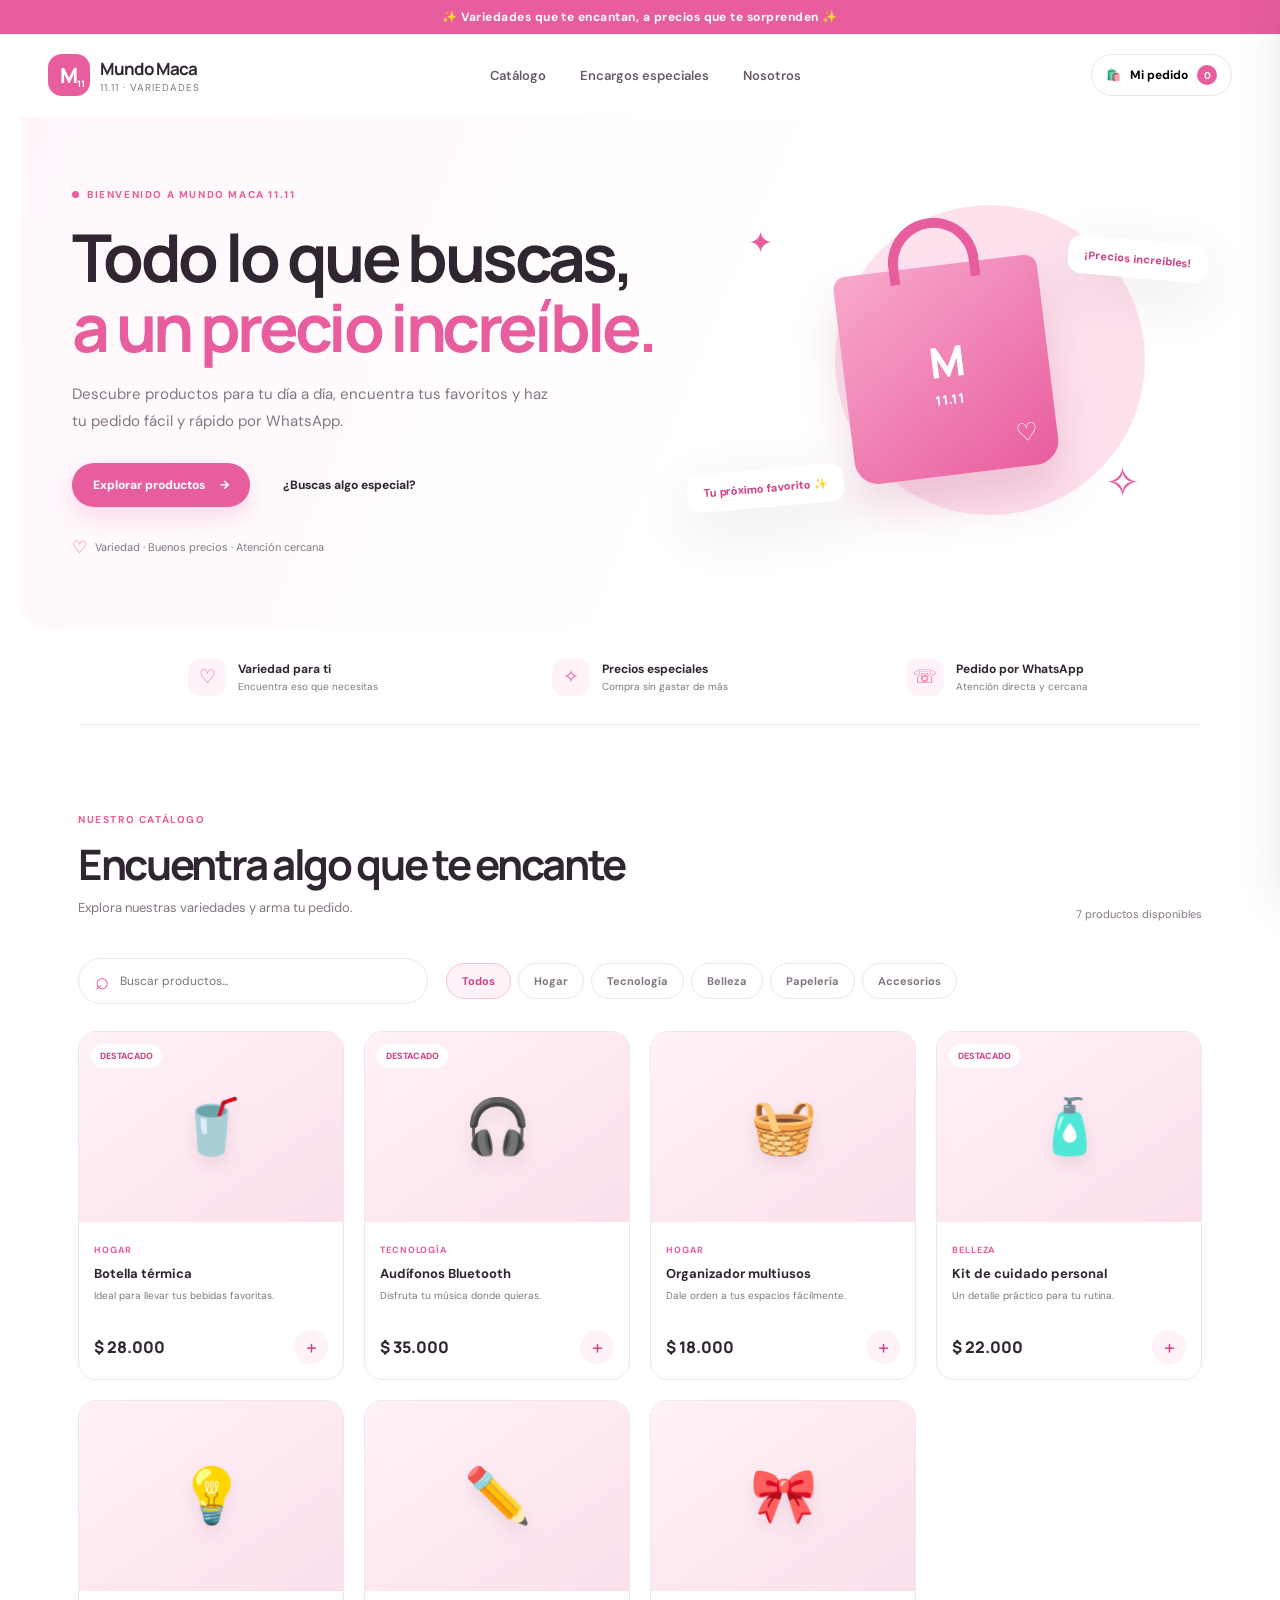
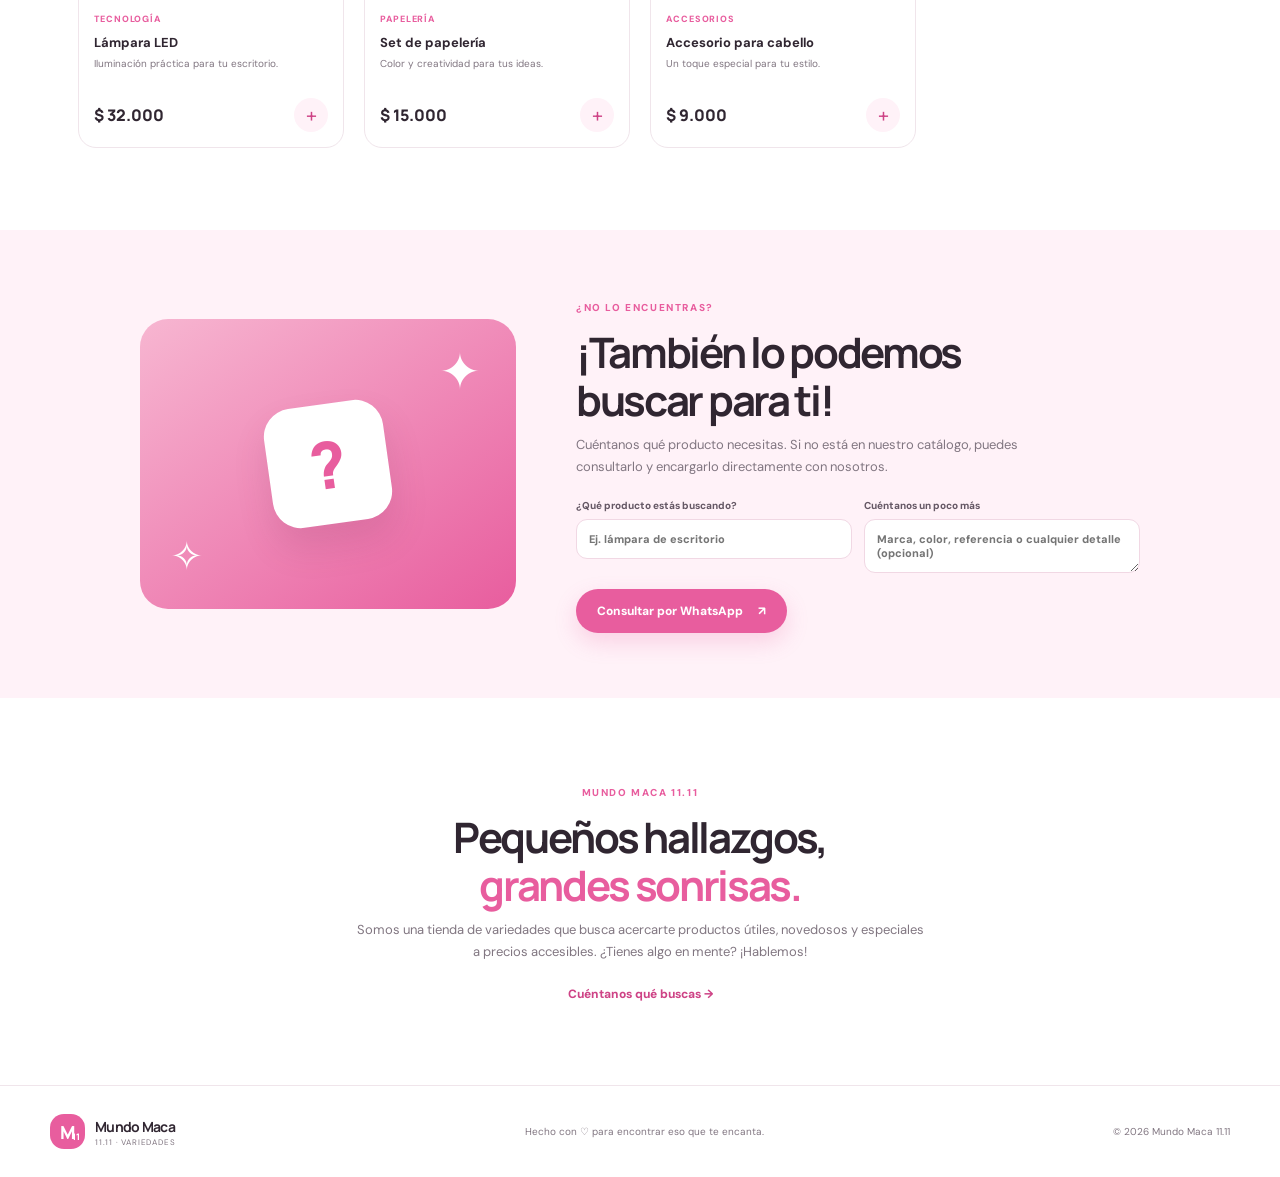
<file: index.html>
<!doctype html>
<html lang="es">
<head>
  <meta charset="utf-8">
  <meta name="viewport" content="width=device-width, initial-scale=1">
  <meta name="theme-color" content="#e85d9e">
  <meta name="description" content="Mundo Maca 11.11: variedades, buenos precios y pedidos fáciles por WhatsApp.">
  <title>Mundo Maca 11.11 | Variedades a buen precio</title>
  <link rel="preconnect" href="https://fonts.googleapis.com">
  <link rel="preconnect" href="https://fonts.gstatic.com" crossorigin>
  <link href="https://fonts.googleapis.com/css2?family=DM+Sans:wght@400;500;600;700;800&family=Manrope:wght@500;600;700;800&display=swap" rel="stylesheet">
  <link rel="stylesheet" href="styles.css">
  <script defer src="app.js"></script>
</head>
<body>
  <div class="announcement">✨ Variedades que te encantan, a precios que te sorprenden ✨</div>
  <header class="site-header">
    <a class="brand" href="#" aria-label="Mundo Maca 11.11 inicio">
      <span class="brand-mark">M<span>11</span></span>
      <span class="brand-copy"><strong>Mundo Maca</strong><small>11.11 · Variedades</small></span>
    </a>
    <nav class="main-nav" aria-label="Navegación principal">
      <a href="#catalogo">Catálogo</a>
      <a href="#encargos">Encargos especiales</a>
      <a href="#nosotros">Nosotros</a>
    </nav>
    <div class="header-actions">
      <button class="icon-button cart-trigger" id="openCart" aria-label="Abrir carrito">
        <span aria-hidden="true">🛍️</span><span class="cart-label">Mi pedido</span><b id="cartCount">0</b>
      </button>
      <button class="menu-toggle" id="menuToggle" aria-label="Abrir menú">☰</button>
    </div>
  </header>

  <main>
    <section class="hero">
      <div class="hero-content">
        <span class="eyebrow"><span class="eyebrow-dot"></span> BIENVENIDO A MUNDO MACA 11.11</span>
        <h1>Todo lo que buscas,<br><em>a un precio increíble.</em></h1>
        <p>Descubre productos para tu día a día, encuentra tus favoritos y haz tu pedido fácil y rápido por WhatsApp.</p>
        <div class="hero-actions">
          <a class="button button-primary" href="#catalogo">Explorar productos <span>→</span></a>
          <a class="button button-quiet" href="#encargos">¿Buscas algo especial?</a>
        </div>
        <div class="hero-trust"><span>♡</span> Variedad · Buenos precios · Atención cercana</div>
      </div>
      <div class="hero-art" aria-label="Ilustración decorativa de compras">
        <div class="hero-circle"></div><div class="hero-spark spark-one">✦</div><div class="hero-spark spark-two">✧</div>
        <div class="hero-bag"><div class="bag-handle"></div><div class="bag-face">M<span>11.11</span></div><div class="bag-heart">♡</div></div>
        <div class="floating-tag tag-top">¡Precios increíbles!</div><div class="floating-tag tag-bottom">Tu próximo favorito ✨</div>
      </div>
    </section>

    <section class="benefits" aria-label="Beneficios">
      <div><span class="benefit-icon">♡</span><span><strong>Variedad para ti</strong><small>Encuentra eso que necesitas</small></span></div>
      <div><span class="benefit-icon">✧</span><span><strong>Precios especiales</strong><small>Compra sin gastar de más</small></span></div>
      <div><span class="benefit-icon">☏</span><span><strong>Pedido por WhatsApp</strong><small>Atención directa y cercana</small></span></div>
    </section>

    <section class="catalog-section section-wrap" id="catalogo">
      <div class="section-heading">
        <div><span class="eyebrow">NUESTRO CATÁLOGO</span><h2>Encuentra algo que te encante</h2><p>Explora nuestras variedades y arma tu pedido.</p></div>
        <div class="catalog-count" id="catalogCount">Productos disponibles</div>
      </div>
      <div class="catalog-tools">
        <label class="search-box"><span>⌕</span><input id="searchInput" type="search" placeholder="Buscar productos..." aria-label="Buscar productos"></label>
        <div class="category-list" id="categoryFilters" aria-label="Filtrar por categoría"></div>
      </div>
      <div class="product-grid" id="productGrid" aria-live="polite"></div>
      <div class="empty-state hidden" id="emptyState"><span>♡</span><h3>No encontramos productos</h3><p>Prueba con otra búsqueda o pregúntanos por WhatsApp.</p><a href="#encargos" class="text-link">Solicitar un producto →</a></div>
    </section>

    <section class="request-section" id="encargos">
      <div class="request-inner">
        <div class="request-illustration"><div class="request-orbit">✦</div><div class="request-box">?</div><span class="request-star">✧</span></div>
        <div class="request-copy"><span class="eyebrow">¿NO LO ENCUENTRAS?</span><h2>¡También lo podemos buscar para ti!</h2><p>Cuéntanos qué producto necesitas. Si no está en nuestro catálogo, puedes consultarlo y encargarlo directamente con nosotros.</p>
          <form id="requestForm" class="request-form">
            <label>¿Qué producto estás buscando?<input id="requestedProduct" required maxlength="100" placeholder="Ej. lámpara de escritorio"></label>
            <label>Cuéntanos un poco más <textarea id="requestDetails" rows="2" maxlength="400" placeholder="Marca, color, referencia o cualquier detalle (opcional)"></textarea></label>
            <button class="button button-primary" type="submit">Consultar por WhatsApp <span>↗</span></button>
          </form>
        </div>
      </div>
    </section>

    <section class="about-section section-wrap" id="nosotros">
      <span class="eyebrow">MUNDO MACA 11.11</span><h2>Pequeños hallazgos,<br><em>grandes sonrisas.</em></h2>
      <p>Somos una tienda de variedades que busca acercarte productos útiles, novedosos y especiales a precios accesibles. ¿Tienes algo en mente? ¡Hablemos!</p>
      <a class="text-link" href="#encargos">Cuéntanos qué buscas →</a>
    </section>
  </main>

  <footer class="site-footer"><a class="brand brand-footer" href="#"><span class="brand-mark">M<span>11</span></span><span class="brand-copy"><strong>Mundo Maca</strong><small>11.11 · Variedades</small></span></a><p>Hecho con ♡ para encontrar eso que te encanta.</p><small>© <span id="year"></span> Mundo Maca 11.11</small></footer>

  <div class="drawer-backdrop hidden" id="drawerBackdrop"></div>
  <aside class="cart-drawer" id="cartDrawer" aria-label="Mi pedido" aria-hidden="true">
    <div class="drawer-header"><div><span class="eyebrow">MUNDO MACA 11.11</span><h2>Mi pedido <span id="drawerCount">(0)</span></h2></div><button class="close-button" id="closeCart" aria-label="Cerrar carrito">×</button></div>
    <div class="cart-items" id="cartItems"></div>
    <div class="cart-empty" id="cartEmpty"><span>🛍️</span><h3>Tu pedido está vacío</h3><p>Agrega productos del catálogo para comenzar.</p><button class="button button-secondary" id="continueShopping">Explorar productos</button></div>
    <div class="cart-footer" id="cartFooter">
      <div class="cart-total"><span>Total estimado</span><strong id="cartTotal">$0</strong></div>
      <p>El negocio confirmará disponibilidad, envío y forma de pago por WhatsApp.</p>
      <button class="button button-primary button-full" id="checkoutButton">Enviar pedido por WhatsApp ↗</button>
    </div>
  </aside>
  <div class="toast" id="toast" role="status" aria-live="polite"></div>
</body>
</html>
</file>
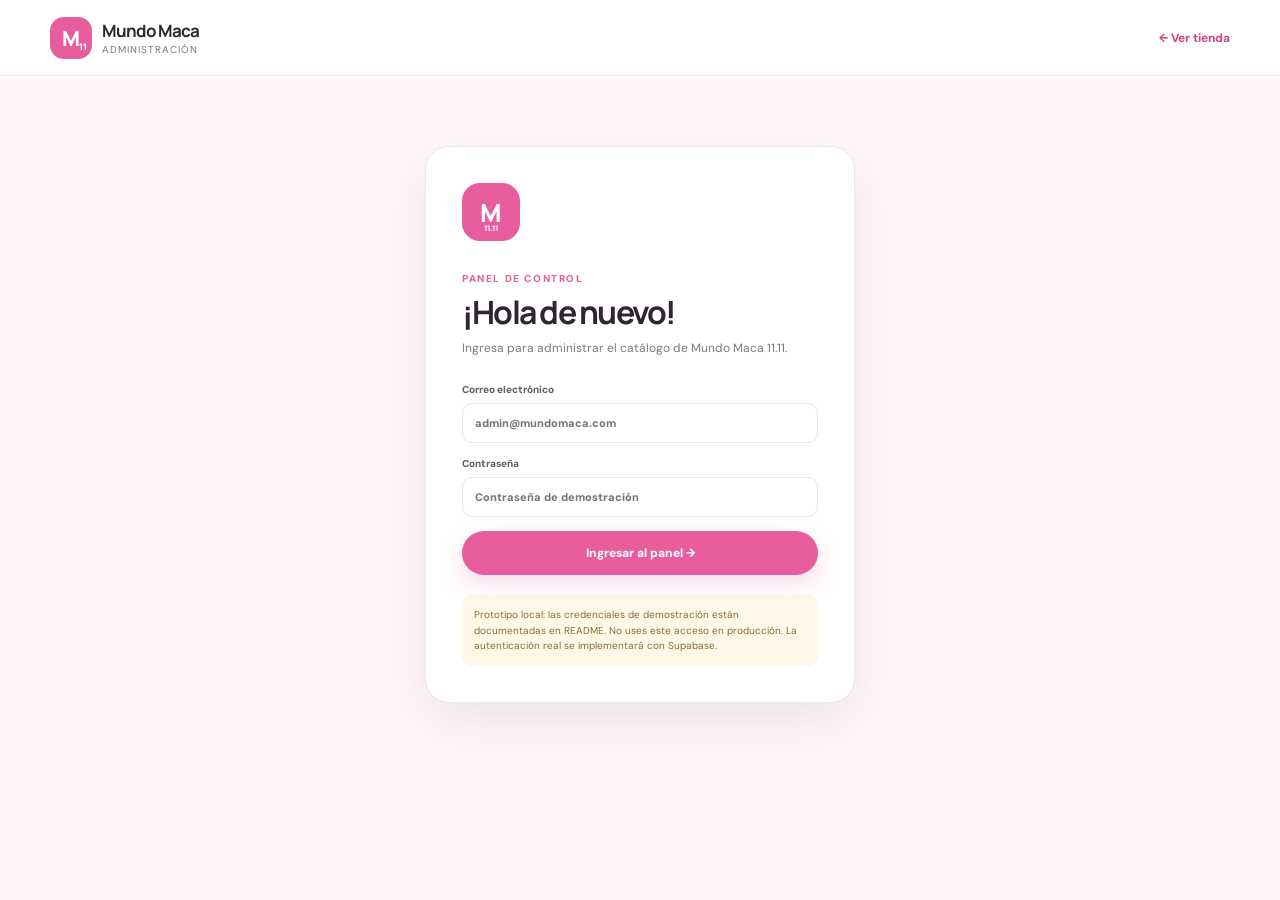
<file: Admin/Index.html>
<!doctype html>
<html lang="es">
<head>
  <meta charset="utf-8"><meta name="viewport" content="width=device-width, initial-scale=1">
  <meta name="theme-color" content="#e85d9e">
  <title>Administración | Mundo Maca 11.11</title>
  <link rel="preconnect" href="https://fonts.googleapis.com"><link rel="preconnect" href="https://fonts.gstatic.com" crossorigin>
  <link href="https://fonts.googleapis.com/css2?family=DM+Sans:wght@400;500;600;700;800&family=Manrope:wght@500;600;700;800&display=swap" rel="stylesheet">
  <link rel="stylesheet" href="../styles.css"><link rel="stylesheet" href="admin.css">
  <script defer src="admin.js"></script>
</head>
<body class="admin-body">
  <header class="admin-top"><a class="brand" href="../index.html"><span class="brand-mark">M<span>11</span></span><span class="brand-copy"><strong>Mundo Maca</strong><small>Administración</small></span></a><a class="back-store" href="../index.html">← Ver tienda</a></header>
  <main class="admin-main">
    <section class="admin-login" id="loginPanel">
      <div class="login-mark">M<span>11.11</span></div><span class="eyebrow">PANEL DE CONTROL</span><h1>¡Hola de nuevo!</h1><p>Ingresa para administrar el catálogo de Mundo Maca 11.11.</p>
      <form id="loginForm"><label>Correo electrónico<input id="adminEmail" type="email" required autocomplete="username" placeholder="admin@mundomaca.com"></label><label>Contraseña<input id="adminPassword" type="password" required autocomplete="current-password" placeholder="Contraseña de demostración"></label><button class="button button-primary button-full">Ingresar al panel →</button><p class="login-error hidden" id="loginError">Correo o contraseña incorrectos.</p></form>
      <div class="prototype-warning">Prototipo local: las credenciales de demostración están documentadas en README. No uses este acceso en producción. La autenticación real se implementará con Supabase.</div>
    </section>

    <section class="dashboard hidden" id="dashboard">
      <div class="dashboard-heading"><div><span class="eyebrow">MUNDO MACA 11.11</span><h1>Administrar catálogo</h1><p>Gestiona los productos que ven tus clientes.</p></div><button class="button button-quiet" id="logoutButton">Cerrar sesión</button></div>
      <div class="admin-stats"><div><small>Productos registrados</small><strong id="statProducts">0</strong></div><div><small>Disponibles</small><strong id="statAvailable">0</strong></div><div><small>Agotados</small><strong id="statOut">0</strong></div></div>
      <div class="admin-content-grid">
        <section class="admin-panel product-editor"><div class="panel-heading"><div><span class="eyebrow">CATÁLOGO</span><h2 id="formTitle">Agregar producto</h2></div></div>
          <form id="productForm">
            <input type="hidden" id="productId">
            <label>Nombre del producto<input id="productName" required maxlength="80" placeholder="Ej. Botella térmica"></label>
            <div class="form-two"><label>Precio (COP)<input id="productPrice" type="number" min="0" step="100" required placeholder="25000"></label><label>Categoría<select id="productCategory" required></select></label></div>
            <label>Descripción<textarea id="productDescription" rows="2" maxlength="180" placeholder="Describe brevemente el producto"></textarea></label>
            <div class="form-two"><label>Emoji / ícono<input id="productEmoji" maxlength="8" value="🎁" placeholder="🎁"></label><label>URL de imagen<input id="productImage" type="url" placeholder="https://..."></label></div>
            <div class="form-checks"><label><input type="checkbox" id="productStock" checked> Disponible</label><label><input type="checkbox" id="productFeatured"> Destacado</label></div>
            <div class="form-actions"><button class="button button-primary" type="submit" id="saveProduct">Guardar producto</button><button class="button button-quiet hidden" type="button" id="cancelEdit">Cancelar</button></div>
          </form>
          <div class="category-manager"><h3>Administrar categorías</h3><form id="categoryForm"><input id="newCategory" maxlength="30" placeholder="Nueva categoría" required><button class="button button-secondary">Agregar</button></form><div id="categoryAdminList" class="category-admin-list"></div></div>
        </section>
        <section class="admin-panel product-manager"><div class="panel-heading"><div><span class="eyebrow">INVENTARIO</span><h2>Mis productos</h2></div><input id="adminSearch" class="admin-search" placeholder="Buscar..."></div><div id="adminProductList" class="admin-product-list"></div></section>
      </div>
      <p class="admin-footnote">Los cambios se guardan en el almacenamiento local de este navegador. Para que sean visibles desde otros dispositivos, conectaremos Supabase antes de publicar.</p>
    </section>
  </main>
</body>
</html>
</file>
<file: styles.css>
/* Mundo Maca 11.11 — estilos base */
:root{--pink:#e85d9e;--pink-dark:#ce4386;--pink-soft:#f8c6dc;--pink-pale:#fff2f8;--ink:#302631;--muted:#817681;--line:#f0e5eb;--white:#fff;--shadow:0 18px 55px rgba(91,43,69,.10);--radius:22px}
*{box-sizing:border-box}html{scroll-behavior:smooth}body{margin:0;background:#fff;color:var(--ink);font-family:"DM Sans",sans-serif}button,input,textarea{font:inherit}button,a{-webkit-tap-highlight-color:transparent}a{color:inherit;text-decoration:none}.announcement{background:var(--pink);color:white;text-align:center;padding:9px 16px;font-size:12px;font-weight:700;letter-spacing:.04em}.site-header{height:82px;max-width:1240px;margin:auto;padding:0 28px;display:flex;align-items:center;justify-content:space-between;gap:28px;background:white}.brand{display:flex;align-items:center;gap:10px;flex-shrink:0}.brand-mark{width:42px;height:42px;border-radius:14px;background:var(--pink);color:#fff;display:grid;place-items:center;font-family:Manrope,sans-serif;font-size:21px;font-weight:800;position:relative}.brand-mark span{font-size:9px;position:absolute;right:5px;bottom:6px}.brand-copy{display:grid;gap:1px}.brand-copy strong{font-family:Manrope,sans-serif;font-size:17px;letter-spacing:-.05em}.brand-copy small{color:var(--muted);font-size:10px;letter-spacing:.1em;text-transform:uppercase}.main-nav{display:flex;gap:34px;color:#665b66;font-size:13px;font-weight:600}.main-nav a:hover,.text-link:hover{color:var(--pink)}.header-actions{display:flex;align-items:center;gap:12px}.icon-button{border:1px solid var(--line);background:white;border-radius:99px;padding:10px 14px;display:flex;align-items:center;gap:9px;cursor:pointer;font-size:12px;font-weight:700}.icon-button b{background:var(--pink);color:white;border-radius:50%;min-width:20px;height:20px;display:grid;place-items:center;font-size:10px}.menu-toggle{display:none;background:none;border:0;font-size:23px;color:var(--ink)}
.hero{max-width:1240px;margin:0 auto;padding:66px 52px 72px;min-height:480px;background:linear-gradient(112deg,#fff7fb 0%,#fff 58%);display:grid;grid-template-columns:1.08fr .92fr;align-items:center;overflow:hidden;border-radius:0 0 30px 30px}.hero-content{max-width:590px;position:relative;z-index:1}.eyebrow{font-size:10px;letter-spacing:.16em;font-weight:800;color:var(--pink);display:inline-flex;align-items:center;gap:8px}.eyebrow-dot{width:7px;height:7px;border-radius:50%;background:var(--pink)}h1,h2,h3,p{margin-top:0}h1,h2{font-family:Manrope,sans-serif;letter-spacing:-.055em}h1{font-size:clamp(42px,5.3vw,66px);line-height:1.06;margin:20px 0 18px}h1 em,h2 em{font-style:normal;color:var(--pink)}.hero-content>p{color:var(--muted);font-size:15px;line-height:1.8;max-width:480px}.hero-actions{display:flex;gap:12px;align-items:center;flex-wrap:wrap;margin-top:28px}.button{border:0;border-radius:999px;padding:14px 21px;display:inline-flex;align-items:center;justify-content:center;gap:15px;font-size:12px;font-weight:800;cursor:pointer;transition:.2s transform,.2s background}.button:hover{transform:translateY(-2px)}.button-primary{background:var(--pink);color:white;box-shadow:0 9px 22px rgba(232,93,158,.22)}.button-primary:hover{background:var(--pink-dark)}.button-quiet{color:var(--ink);background:transparent}.button-secondary{background:var(--pink-pale);color:var(--pink-dark)}.button-full{width:100%}.hero-trust{margin-top:29px;font-size:11px;color:var(--muted)}.hero-trust span{color:var(--pink);font-size:17px;vertical-align:-2px;margin-right:5px}.hero-art{height:330px;position:relative;display:grid;place-items:center}.hero-circle{position:absolute;width:310px;height:310px;background:#fde2ee;border-radius:50%;right:12%;top:0}.hero-bag{position:relative;width:205px;height:210px;background:linear-gradient(145deg,#f8a9cb,#e85d9e);border-radius:13px 13px 24px 24px;transform:rotate(-7deg);box-shadow:0 28px 45px rgba(188,78,128,.22);display:grid;place-items:center}.bag-handle{position:absolute;width:91px;height:63px;border:10px solid #e85d9e;border-bottom:0;border-radius:50px 50px 0 0;top:-48px}.bag-face{font:800 42px Manrope;color:#fff;letter-spacing:-.08em}.bag-face span{font-size:13px;display:block;text-align:center;letter-spacing:.08em}.bag-heart{position:absolute;right:19px;bottom:17px;color:white;font-size:25px}.floating-tag{position:absolute;background:white;padding:12px 16px;border-radius:13px;box-shadow:var(--shadow);font-size:11px;font-weight:800;color:var(--pink-dark)}.tag-top{top:35px;right:0;transform:rotate(5deg)}.tag-bottom{bottom:28px;left:2px;transform:rotate(-5deg)}.hero-spark{position:absolute;color:var(--pink);font-size:30px}.spark-one{top:18px;left:12%}.spark-two{bottom:25px;right:13%;font-size:42px}
.benefits{max-width:1120px;margin:0 auto;padding:28px 25px;display:grid;grid-template-columns:repeat(3,1fr);border-bottom:1px solid var(--line)}.benefits>div{display:flex;align-items:center;justify-content:center;gap:12px}.benefit-icon{width:38px;height:38px;border-radius:13px;background:var(--pink-pale);color:var(--pink);display:grid;place-items:center;font-size:19px}.benefits strong,.benefits small{display:block}.benefits strong{font-size:12px}.benefits small{font-size:10px;color:var(--muted);margin-top:3px}
.section-wrap{max-width:1180px;margin:auto;padding:82px 28px}.section-heading{display:flex;justify-content:space-between;align-items:end;gap:20px}.section-heading h2,.request-copy h2,.about-section h2{font-size:clamp(29px,3.5vw,42px);line-height:1.15;margin:12px 0 9px}.section-heading p,.request-copy>p,.about-section>p{font-size:13px;color:var(--muted);line-height:1.75}.catalog-count{font-size:11px;color:var(--muted);padding-bottom:12px}.catalog-tools{margin:25px 0 27px;display:flex;align-items:center;gap:18px;flex-wrap:wrap}.search-box{height:46px;border:1px solid var(--line);border-radius:99px;padding:0 16px;display:flex;align-items:center;gap:9px;min-width:240px;flex:1;max-width:350px}.search-box span{font-size:24px;color:var(--pink)}.search-box input{border:0;outline:0;width:100%;font-size:12px;color:var(--ink)}.category-list{display:flex;gap:7px;flex-wrap:wrap}.filter-chip{border:1px solid var(--line);border-radius:99px;background:white;color:var(--muted);padding:10px 15px;font-size:11px;font-weight:700;cursor:pointer}.filter-chip.active,.filter-chip:hover{background:var(--pink-pale);border-color:#f6c4da;color:var(--pink-dark)}.product-grid{display:grid;grid-template-columns:repeat(4,minmax(0,1fr));gap:20px}.product-card{border:1px solid var(--line);border-radius:18px;overflow:hidden;background:#fff;transition:.22s;position:relative}.product-card:hover{transform:translateY(-4px);box-shadow:var(--shadow)}.product-visual{height:190px;background:linear-gradient(145deg,#fff2f8,#fbe0ec);display:grid;place-items:center;position:relative;overflow:hidden}.product-visual img{width:100%;height:100%;object-fit:cover}.product-placeholder{font-size:54px;filter:drop-shadow(0 8px 8px rgba(100,50,70,.10))}.product-badge{position:absolute;top:12px;left:12px;background:white;color:var(--pink-dark);font-size:9px;font-weight:800;padding:6px 9px;border-radius:99px}.product-info{padding:15px}.product-category{font-size:9px;color:var(--pink);font-weight:800;text-transform:uppercase;letter-spacing:.1em}.product-info h3{font-size:13px;margin:7px 0 5px;line-height:1.35}.product-description{font-size:10px;line-height:1.5;color:var(--muted);min-height:30px;margin-bottom:12px}.product-bottom{display:flex;justify-content:space-between;align-items:center;gap:8px}.product-price{font-family:Manrope,sans-serif;font-size:16px;font-weight:800}.add-button{width:34px;height:34px;border:0;border-radius:50%;background:var(--pink-pale);color:var(--pink-dark);font-size:20px;cursor:pointer}.add-button:hover{background:var(--pink);color:#fff}.out-stock{font-size:10px;color:#a69aa4;font-weight:700}.empty-state{text-align:center;padding:55px 15px;color:var(--muted)}.empty-state>span{font-size:38px;color:var(--pink)}.empty-state h3{color:var(--ink);margin:12px 0 5px}.empty-state p{font-size:12px}.text-link{font-size:12px;color:var(--pink-dark);font-weight:800}.hidden{display:none!important}
.request-section{background:var(--pink-pale);padding:65px 25px}.request-inner{max-width:1000px;margin:auto;display:grid;grid-template-columns:.8fr 1.2fr;gap:60px;align-items:center}.request-illustration{height:290px;border-radius:28px;background:linear-gradient(145deg,#f7b6d1,#e85d9e);position:relative;display:grid;place-items:center;overflow:hidden}.request-orbit{position:absolute;color:#fff;font-size:50px;top:20px;right:35px}.request-box{width:120px;height:120px;border-radius:28px;background:#fff;display:grid;place-items:center;color:var(--pink);font:800 65px Manrope;box-shadow:0 20px 35px rgba(120,40,80,.15);transform:rotate(-8deg)}.request-star{position:absolute;bottom:27px;left:30px;color:white;font-size:40px}.request-copy h2{max-width:470px}.request-copy>p{max-width:510px}.request-form{display:grid;grid-template-columns:1fr 1fr;gap:12px;margin-top:20px}.request-form label{font-size:10px;font-weight:800;color:#655865;display:grid;gap:7px}.request-form input,.request-form textarea{width:100%;border:1px solid #f1d8e4;border-radius:11px;background:#fff;padding:12px;font-size:11px;outline:none;resize:vertical}.request-form input:focus,.request-form textarea:focus{border-color:var(--pink)}.request-form label:nth-child(2){grid-column:2;grid-row:1 / span 2}.request-form button{justify-self:start;grid-column:1 / -1;margin-top:4px}
.about-section{text-align:center;max-width:720px}.about-section h2{font-size:42px}.about-section>p{max-width:570px;margin:0 auto 18px}.site-footer{border-top:1px solid var(--line);padding:28px max(28px,calc((100% - 1180px)/2));display:flex;align-items:center;justify-content:space-between;gap:20px}.brand-footer .brand-mark{width:35px;height:35px;font-size:18px}.brand-footer .brand-copy strong{font-size:14px}.brand-footer .brand-copy small{font-size:8px}.site-footer p,.site-footer>small{font-size:10px;color:var(--muted);margin:0}
.drawer-backdrop{position:fixed;inset:0;background:rgba(35,20,30,.34);z-index:20}.cart-drawer{position:fixed;z-index:21;right:0;top:0;height:100dvh;width:min(430px,100%);background:white;box-shadow:-15px 0 50px rgba(40,20,30,.12);transform:translateX(105%);transition:transform .25s;display:flex;flex-direction:column;padding:25px}.cart-drawer.open{transform:translateX(0)}.drawer-header{display:flex;justify-content:space-between;align-items:center;border-bottom:1px solid var(--line);padding-bottom:17px}.drawer-header h2{font-size:25px;margin:6px 0 0}.drawer-header h2 span{font:500 12px "DM Sans";color:var(--muted)}.close-button{border:0;background:var(--pink-pale);color:var(--pink-dark);width:36px;height:36px;border-radius:50%;font-size:24px;cursor:pointer}.cart-items{overflow:auto;flex:1;padding:8px 0}.cart-row{display:grid;grid-template-columns:58px 1fr auto;gap:12px;align-items:center;padding:13px 0;border-bottom:1px solid var(--line)}.cart-thumb{width:58px;height:58px;border-radius:12px;background:var(--pink-pale);display:grid;place-items:center;font-size:25px;overflow:hidden}.cart-thumb img{width:100%;height:100%;object-fit:cover}.cart-row h3{font-size:12px;margin:0 0 4px}.cart-row small{font-size:10px;color:var(--muted)}.quantity-control{display:flex;align-items:center;gap:8px;margin-top:8px}.quantity-control button{border:1px solid var(--line);background:white;border-radius:50%;width:23px;height:23px;cursor:pointer}.cart-line-total{font-size:11px;font-weight:800;white-space:nowrap}.cart-empty{text-align:center;margin:auto;color:var(--muted)}.cart-empty>span{font-size:42px}.cart-empty h3{color:var(--ink);margin:10px 0 5px}.cart-empty p{font-size:11px}.cart-footer{border-top:1px solid var(--line);padding-top:18px}.cart-total{display:flex;justify-content:space-between;align-items:center}.cart-total span{font-size:12px;color:var(--muted)}.cart-total strong{font:800 22px Manrope}.cart-footer>p{font-size:10px;color:var(--muted);line-height:1.5;margin:8px 0 14px}.toast{position:fixed;bottom:22px;left:50%;transform:translate(-50%,20px);background:#332631;color:white;padding:12px 18px;border-radius:99px;font-size:11px;opacity:0;pointer-events:none;transition:.2s;z-index:40}.toast.show{opacity:1;transform:translate(-50%,0)}
@media(max-width:900px){.hero{padding:55px 35px}.hero-art{transform:scale(.85)}.product-grid{grid-template-columns:repeat(3,minmax(0,1fr))}.main-nav{gap:18px}.request-inner{gap:35px}}
@media(max-width:680px){.site-header{height:70px;padding:0 18px}.main-nav{display:none;position:absolute;top:112px;left:0;right:0;background:white;padding:18px 22px;z-index:10;box-shadow:0 12px 20px rgba(0,0,0,.06);flex-direction:column;gap:18px}.main-nav.show{display:flex}.menu-toggle{display:block}.cart-label{display:none}.icon-button{padding:8px 10px}.hero{padding:45px 23px 35px;grid-template-columns:1fr;min-height:auto}.hero-art{height:250px;transform:scale(.78);margin-top:8px}.hero-circle{right:15%}.hero-content>p{font-size:13px}.benefits{padding:20px 14px;gap:12px}.benefits>div{justify-content:flex-start;gap:7px}.benefit-icon{width:30px;height:30px;flex-shrink:0}.benefits strong{font-size:10px}.benefits small{font-size:8px;line-height:1.3}.section-wrap{padding:58px 18px}.section-heading{display:block}.catalog-count{padding:0;margin-top:10px}.catalog-tools{display:block}.search-box{max-width:none;margin-bottom:12px}.category-list{overflow-x:auto;flex-wrap:nowrap;padding-bottom:5px}.filter-chip{white-space:nowrap}.product-grid{grid-template-columns:repeat(2,minmax(0,1fr));gap:11px}.product-visual{height:145px}.product-info{padding:11px}.product-info h3{font-size:12px}.product-price{font-size:14px}.product-description{font-size:9px}.request-section{padding:45px 18px}.request-inner{grid-template-columns:1fr;gap:28px}.request-illustration{height:190px}.request-box{width:90px;height:90px;font-size:48px}.request-form{grid-template-columns:1fr}.request-form label:nth-child(2){grid-column:auto;grid-row:auto}.request-form button{grid-column:auto}.about-section h2{font-size:34px}.site-footer{padding:25px 18px;flex-wrap:wrap}.site-footer p{order:3;width:100%}}
@media(max-width:360px){.product-grid{grid-template-columns:1fr}.product-visual{height:190px}.benefits small{display:none}}
</file>
<file: Admin/admin.css>
body.admin-body{background:#fff7fb;min-height:100vh}.admin-top{height:76px;background:#fff;border-bottom:1px solid #f0e5eb;padding:0 max(22px,calc((100% - 1180px)/2));display:flex;align-items:center;justify-content:space-between}.back-store{font-size:12px;font-weight:700;color:var(--pink-dark)}.admin-main{max-width:1180px;margin:0 auto;padding:45px 25px 70px}.admin-login{background:white;border:1px solid var(--line);border-radius:24px;box-shadow:var(--shadow);max-width:430px;margin:25px auto;padding:36px}.login-mark{width:58px;height:58px;border-radius:18px;background:var(--pink);color:white;display:grid;place-items:center;font:800 25px Manrope;margin-bottom:25px;position:relative}.login-mark span{font:700 8px "DM Sans";position:absolute;bottom:8px}.admin-login h1,.dashboard-heading h1{font-size:32px;margin:9px 0}.admin-login>p,.dashboard-heading p{font-size:12px;color:var(--muted);line-height:1.6}.admin-login form{display:grid;gap:14px;margin-top:25px}.admin-login label,.product-editor label{display:grid;gap:7px;font-size:10px;font-weight:800;color:#665b66}.admin-login input,.product-editor input:not([type=checkbox]),.product-editor textarea,.product-editor select,.admin-search,.category-manager input{width:100%;border:1px solid var(--line);border-radius:10px;padding:12px;font-size:11px;outline:none;background:white;color:var(--ink)}.admin-login input:focus,.product-editor input:focus,.product-editor textarea:focus,.product-editor select:focus{border-color:var(--pink)}.prototype-warning{background:#fff8e9;color:#876b32;border-radius:10px;padding:12px;font-size:10px;line-height:1.55;margin-top:20px}.login-error{color:#c43e65;font-size:11px}.dashboard-heading{display:flex;align-items:center;justify-content:space-between;gap:20px;margin-bottom:25px}.dashboard-heading h1{font-size:36px}.admin-stats{display:grid;grid-template-columns:repeat(3,1fr);gap:14px;margin-bottom:22px}.admin-stats>div{background:white;border:1px solid var(--line);border-radius:15px;padding:18px}.admin-stats small,.admin-stats strong{display:block}.admin-stats small{font-size:10px;color:var(--muted)}.admin-stats strong{font:800 26px Manrope;margin-top:7px}.admin-content-grid{display:grid;grid-template-columns:.9fr 1.1fr;gap:18px;align-items:start}.admin-panel{background:white;border:1px solid var(--line);border-radius:18px;padding:22px}.panel-heading{display:flex;align-items:center;justify-content:space-between;gap:15px;margin-bottom:20px}.panel-heading h2{font:800 21px Manrope;margin:5px 0}.product-editor form{display:grid;gap:13px}.form-two{display:grid;grid-template-columns:1fr 1fr;gap:12px}.form-checks{display:flex;gap:20px}.form-checks label{display:flex;align-items:center;gap:6px}.form-checks input{accent-color:var(--pink)}.form-actions{display:flex;gap:10px}.category-manager{border-top:1px solid var(--line);margin-top:25px;padding-top:20px}.category-manager h3{font-size:13px}.category-manager form{display:flex;gap:8px}.category-admin-list{display:flex;gap:7px;flex-wrap:wrap;margin-top:12px}.category-admin-item{background:var(--pink-pale);color:var(--pink-dark);border-radius:99px;padding:7px 10px;font-size:10px;display:flex;gap:8px;align-items:center}.category-admin-item button{border:0;background:none;color:inherit;cursor:pointer;font-weight:800}.admin-search{max-width:150px}.admin-product-list{display:grid;gap:9px}.admin-product-row{display:grid;grid-template-columns:46px 1fr auto;gap:11px;align-items:center;border:1px solid var(--line);border-radius:12px;padding:9px}.admin-product-thumb{width:46px;height:46px;border-radius:9px;background:var(--pink-pale);display:grid;place-items:center;font-size:22px;overflow:hidden}.admin-product-thumb img{width:100%;height:100%;object-fit:cover}.admin-product-row strong{display:block;font-size:11px}.admin-product-row small{font-size:9px;color:var(--muted)}.admin-row-actions{display:flex;gap:5px}.admin-row-actions button{border:1px solid var(--line);background:white;border-radius:8px;padding:7px;font-size:10px;cursor:pointer}.admin-row-actions button:hover{border-color:var(--pink);color:var(--pink-dark)}.admin-footnote{font-size:10px;color:var(--muted);line-height:1.6;margin-top:20px}.hidden{display:none!important}@media(max-width:800px){.admin-content-grid{grid-template-columns:1fr}.admin-main{padding:28px 16px 55px}.admin-panel{padding:17px}}@media(max-width:480px){.admin-stats{gap:7px}.admin-stats>div{padding:12px}.admin-stats small{font-size:9px}.admin-stats strong{font-size:21px}.dashboard-heading{align-items:flex-start}.dashboard-heading h1{font-size:28px}.form-two{grid-template-columns:1fr}.admin-row-actions{flex-direction:column}.admin-login{padding:25px}}
</file>
